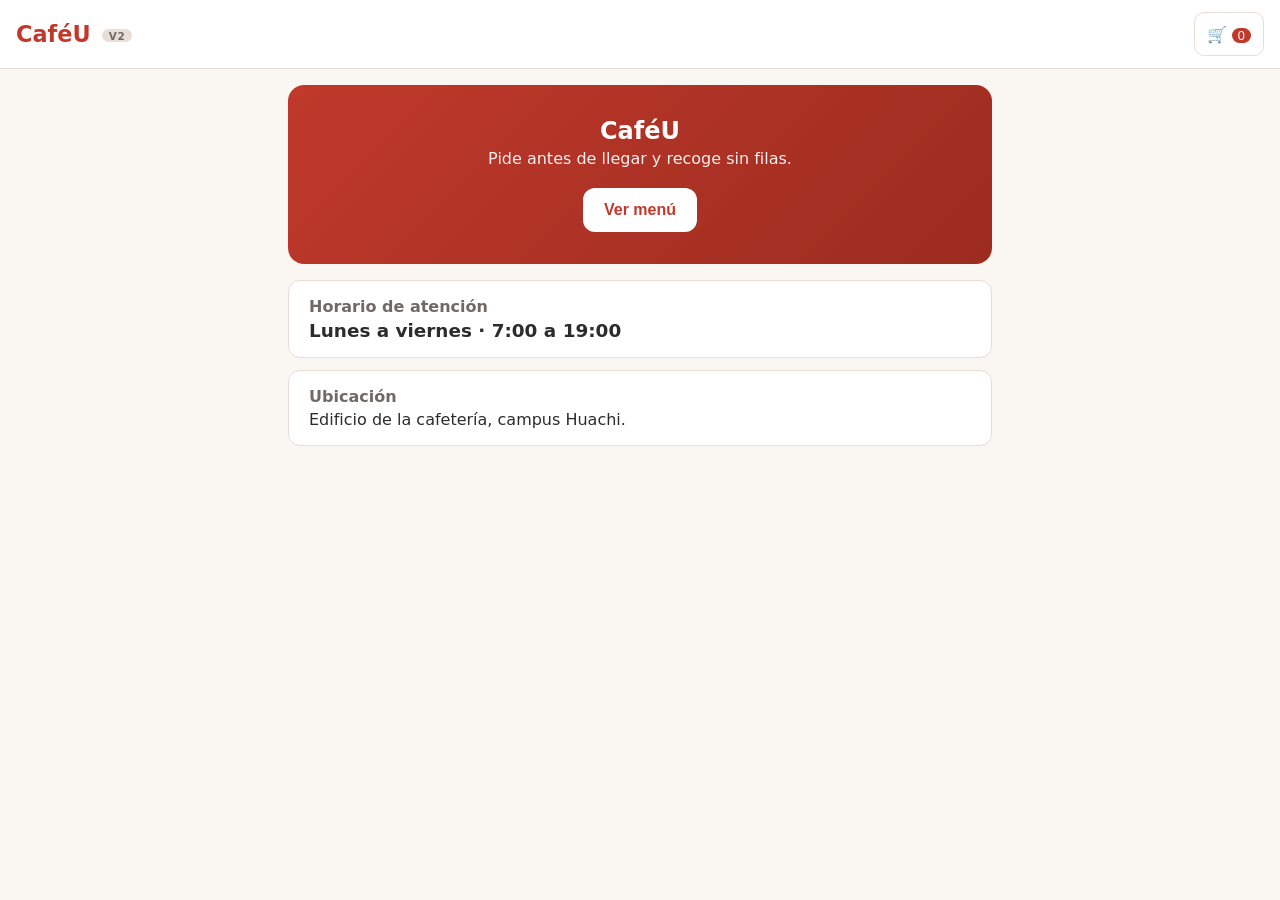
<file: ape6/prototipo/index.html>
<!DOCTYPE html>
<html lang="es">
<head>
  <meta charset="UTF-8">
  <meta name="viewport" content="width=device-width, initial-scale=1.0">
  <title>CaféU — Pedidos de cafetería</title>
  <link rel="stylesheet" href="estilos.css">
</head>
<body>
  <header class="cabecera">
    <p class="marca" id="btn-inicio" tabindex="0" role="button" aria-label="Ir al inicio">CaféU <span class="version" aria-hidden="true">V2</span></p>
    <button type="button" class="carrito" id="btn-pedido" aria-label="Ver mi pedido">
      🛒 <span id="contador" class="contador">0</span>
    </button>
  </header>

  <main>
    <!-- ============ VISTA: INICIO ============ -->
    <section id="vista-inicio" class="vista" aria-labelledby="titulo-inicio">
      <div class="hero">
        <h1 id="titulo-inicio">CaféU</h1>
        <p class="hero-sub">Pide antes de llegar y recoge sin filas.</p>
        <button type="button" class="boton primario" id="btn-ver-menu">Ver menú</button>
      </div>
      <div class="tarjeta-info">
        <h2>Horario de atención</h2>
        <p class="dato-grande">Lunes a viernes · 7:00 a 19:00</p>
      </div>
      <div class="tarjeta-info">
        <h2>Ubicación</h2>
        <p>Edificio de la cafetería, campus Huachi.</p>
      </div>
    </section>

    <!-- ============ VISTA: MENÚ ============ -->
    <section id="vista-menu" class="vista" hidden aria-labelledby="titulo-menu">
      <h1 id="titulo-menu">Menú</h1>
      <label class="buscador">
        <span class="sr-only">Buscar productos</span>
        <input type="search" id="buscador" placeholder="Buscar productos…">
      </label>
      <div class="filtros" role="group" aria-label="Filtrar por categoría">
        <button type="button" class="filtro activo" data-cat="todas">Todas</button>
        <button type="button" class="filtro" data-cat="bebidas">Bebidas</button>
        <button type="button" class="filtro" data-cat="comida">Comida</button>
      </div>
      <ul class="catalogo" id="catalogo" aria-label="Catálogo de productos"></ul>
    </section>

    <!-- ============ VISTA: DETALLE ============ -->
    <section id="vista-detalle" class="vista" hidden aria-labelledby="titulo-detalle">
      <button type="button" class="boton texto" id="btn-volver-menu">← Volver al menú</button>
      <div class="detalle" id="detalle-contenido"></div>
    </section>

    <!-- ============ VISTA: MI PEDIDO ============ -->
    <section id="vista-pedido" class="vista" hidden aria-labelledby="titulo-pedido">
      <h1 id="titulo-pedido">Mi pedido</h1>
      <div id="pedido-contenido"></div>
    </section>

    <!-- ============ VISTA: CONFIRMACIÓN ============ -->
    <section id="vista-confirmacion" class="vista" hidden aria-labelledby="titulo-confirmacion">
      <div class="confirmacion" id="confirmacion-contenido"></div>
    </section>
  </main>

  <p role="status" aria-live="polite" id="estado" class="estado"></p>

  <script src="interaccion.js"></script>
</body>
</html>
</file>
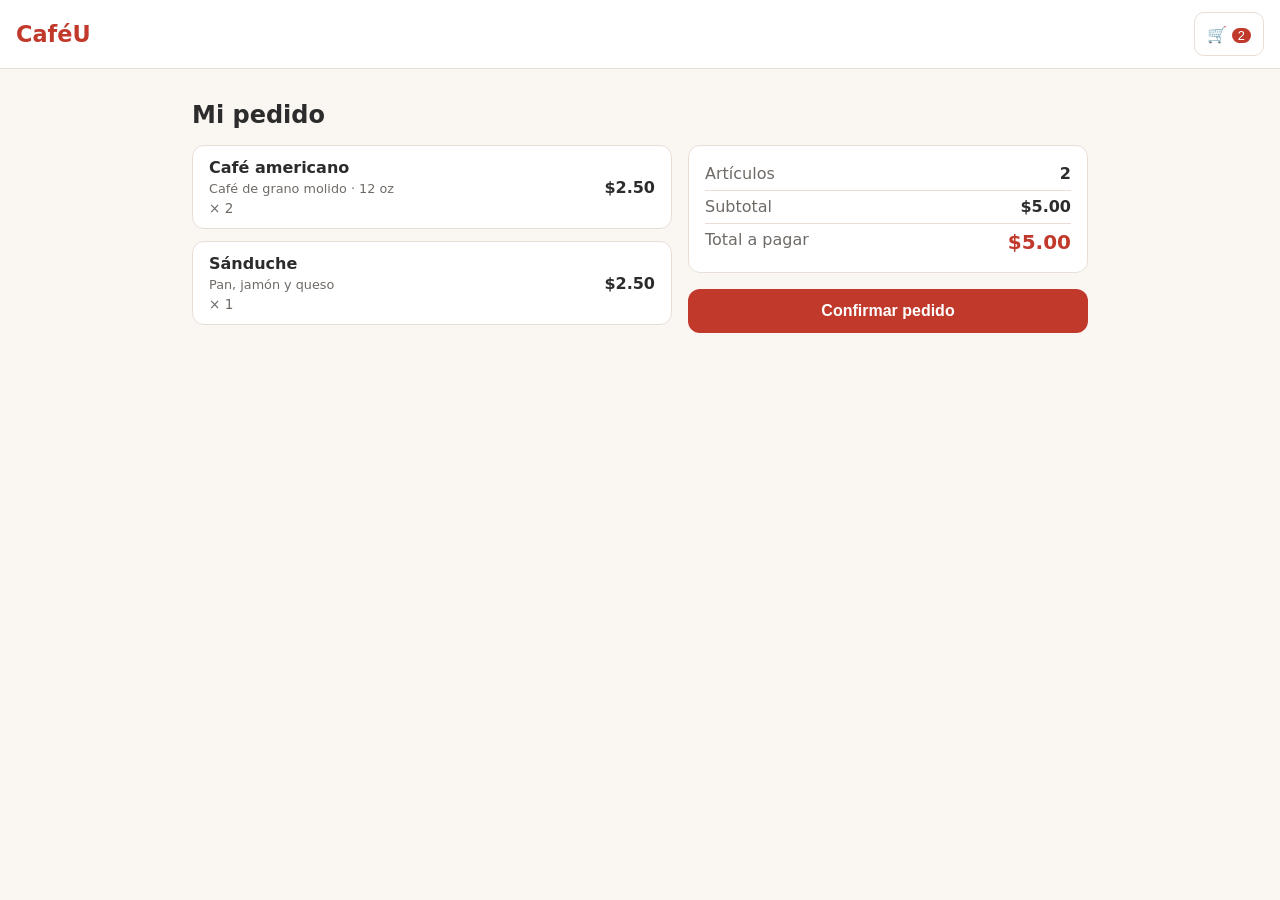
<file: grupo4Ape/Fase2/src/index.html>
<!DOCTYPE html>
<html lang="es">
<head>
  <meta charset="UTF-8">
  <meta name="viewport" content="width=device-width, initial-scale=1.0">
  <title>CaféU — Confirmar pedido</title>
  <link rel="stylesheet" href="estilos.css">
</head>
<body>
  <header class="cabecera">
    <p class="marca">CaféU</p>
    <button type="button" class="carrito" aria-label="Ver mi pedido (2 artículos)">
      🛒 <span id="contador" class="contador">2</span>
    </button>
  </header>

  <main>
    <section class="pedido" aria-labelledby="titulo-pedido">
      <h1 id="titulo-pedido">Mi pedido</h1>

      <ul class="items" aria-label="Productos del pedido">
        <li class="item">
          <article class="tarjeta">
            <h2 class="item-nombre">Café americano</h2>
            <p class="item-detalle">Café de grano molido · 12 oz</p>
            <p class="item-cantidad">× 2</p>
            <p class="item-precio">$2.50</p>
          </article>
        </li>
        <li class="item">
          <article class="tarjeta">
            <h2 class="item-nombre">Sánduche</h2>
            <p class="item-detalle">Pan, jamón y queso</p>
            <p class="item-cantidad">× 1</p>
            <p class="item-precio">$2.50</p>
          </article>
        </li>
      </ul>

      <section class="resumen" aria-labelledby="titulo-resumen">
        <h2 id="titulo-resumen" class="sr-only">Resumen del pedido</h2>
        <dl class="datos">
          <div class="fila">
            <dt>Artículos</dt>
            <dd>2</dd>
          </div>
          <div class="fila">
            <dt>Subtotal</dt>
            <dd>$5.00</dd>
          </div>
          <div class="fila total">
            <dt>Total a pagar</dt>
            <dd id="total">$5.00</dd>
          </div>
        </dl>

        <div class="acciones">
          <button type="button" id="confirmar" class="boton primario">Confirmar pedido</button>
          <button type="button" id="cancelar" class="boton secundario" hidden>Cancelar pedido</button>
        </div>
      </section>

      <p role="status" aria-live="polite" id="estado" class="estado"></p>
    </section>
  </main>

  <script src="interaccion.js"></script>
</body>
</html>
</file>
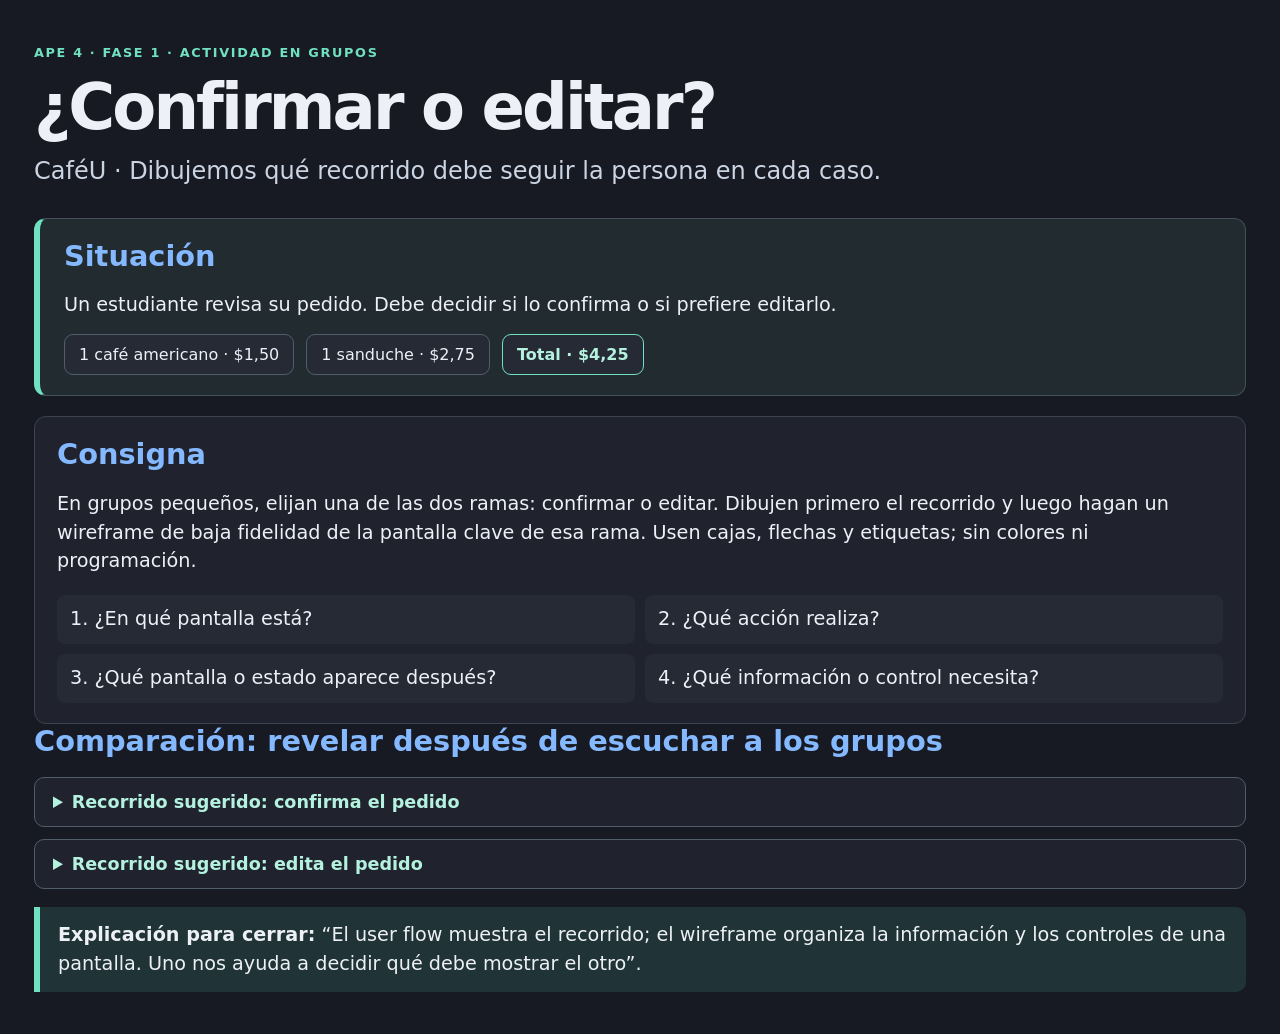
<file: presentacion/ejercicio-cafeu.html>
<!doctype html>
<html lang="es">
<head>
  <meta charset="utf-8">
  <meta name="viewport" content="width=device-width, initial-scale=1">
  <meta name="description" content="Actividad participativa sobre las ramas de confirmar y editar un pedido en CaféU.">
  <title>Actividad CaféU | Confirmar o editar</title>
  <style>
    :root {
      color-scheme: dark;
      font-family: Inter, ui-sans-serif, system-ui, -apple-system, "Segoe UI", sans-serif;
      background: #171923;
      color: #edf1f7;
      font-synthesis: none;
    }
    * { box-sizing: border-box; }
    body { margin: 0; }
    main { margin: 0 auto; max-width: 1280px; padding: 30px 34px 42px; }
    .eyebrow { color: #70e1c1; font-size: .8rem; font-weight: 800; letter-spacing: .13em; text-transform: uppercase; }
    h1 { font-size: clamp(2.4rem, 5vw, 4.5rem); letter-spacing: -.045em; line-height: 1.02; margin: .2em 0; }
    h2 { color: #85b9ff; font-size: clamp(1.25rem, 2.4vw, 1.8rem); margin: 0 0 .65em; }
    p, li { font-size: clamp(1rem, 1.5vw, 1.25rem); line-height: 1.5; }
    .intro { color: #cbd4e2; font-size: clamp(1.1rem, 2vw, 1.5rem); margin: .35em 0 1.2em; }
    .scenario { background: #222b30; border: 1px solid #41515a; border-left: 6px solid #70e1c1; border-radius: 12px; margin: 20px 0; padding: 20px 24px; }
    .scenario p { margin: .35em 0; }
    .order { align-items: center; display: flex; flex-wrap: wrap; gap: 12px; margin-top: 14px; }
    .item, .total { background: #252a34; border: 1px solid #515d6b; border-radius: 9px; padding: 10px 14px; }
    .total { border-color: #70e1c1; color: #b4f2df; font-weight: 800; }
    .cols { display: grid; grid-template-columns: 1fr; }
    .panel { background: #20232d; border: 1px solid #3d4350; border-radius: 12px; padding: 20px 22px; }
    .panel p:first-of-type { margin-top: 0; }
    .questions { display: grid; gap: 10px; grid-template-columns: repeat(2, 1fr); list-style: none; margin: 0; padding: 0; }
    .questions li { background: #252a34; border-radius: 8px; padding: 10px 13px; }
    details { background: #20232d; border: 1px solid #515d6b; border-radius: 10px; margin: 12px 0; }
    summary { color: #b4f2df; cursor: pointer; font-size: 1.1rem; font-weight: 750; padding: 14px 18px; }
    details[open] summary { border-bottom: 1px solid #414957; }
    .answer { padding: 8px 20px 16px; }
    .path { align-items: center; display: flex; flex-wrap: wrap; gap: 9px; margin: 12px 0; }
    .step { background: #edf1f7; border: 1px solid #b5c0cf; border-radius: 8px; color: #172033; font-weight: 700; padding: 10px 13px; }
    .arrow { color: #70e1c1; font-size: 1.5rem; font-weight: 800; }
    .sketch-screen { background: #edf1f7; border: 2px solid #aab5c4; border-radius: 9px; color: #172033; margin: 12px 0; max-width: 560px; padding: 14px; }
    .sketch-screen h3 { border-bottom: 2px solid #b4bfce; color: #172033; font-size: 1rem; margin: 0 0 10px; padding-bottom: 7px; }
    .sketch-box { border: 1px solid #aab5c4; border-radius: 6px; margin: 7px 0; padding: 9px 11px; }
    .sketch-action { background: #d5dce6; border: 1px solid #9ba8bb; border-radius: 5px; font-weight: 750; margin-top: 8px; padding: 9px; text-align: center; }
    .sketch-note { color: #cbd4e2; font-size: .95rem; }
    .takeaway { background: #203336; border-left: 6px solid #70e1c1; border-radius: 0 10px 10px 0; margin-top: 18px; padding: 14px 18px; }
    .takeaway p { margin: 0; }
    @media (max-width: 760px) {
      main { padding: 22px 16px 32px; }
      .cols, .questions { grid-template-columns: 1fr; }
    }
    @media print {
      @page { size: landscape; margin: 12mm; }
      body, :root { background: #171923 !important; -webkit-print-color-adjust: exact; print-color-adjust: exact; }
      main { max-width: none; padding: 0; }
      h1 { font-size: 30pt; }
      h2 { font-size: 17pt; }
      p, li { font-size: 12pt; }
      .answer { break-inside: avoid; }
    }
  </style>
</head>
<body>
  <main>
    <header>
      <p class="eyebrow">APE 4 · Fase 1 · Actividad en grupos</p>
      <h1>¿Confirmar o editar?</h1>
      <p class="intro">CaféU · Dibujemos qué recorrido debe seguir la persona en cada caso.</p>
    </header>

    <section class="scenario" aria-labelledby="scenario-title">
      <h2 id="scenario-title">Situación</h2>
      <p>Un estudiante revisa su pedido. Debe decidir si lo confirma o si prefiere editarlo.</p>
      <div class="order" aria-label="Resumen del pedido">
        <span class="item">1 café americano · $1,50</span>
        <span class="item">1 sanduche · $2,75</span>
        <span class="total">Total · $4,25</span>
      </div>
    </section>

    <div class="cols">
      <section class="panel" aria-labelledby="task-title">
        <h2 id="task-title">Consigna</h2>
        <p>En grupos pequeños, elijan una de las dos ramas: confirmar o editar. Dibujen primero el recorrido y luego hagan un wireframe de baja fidelidad de la pantalla clave de esa rama. Usen cajas, flechas y etiquetas; sin colores ni programación.</p>
        <ul class="questions">
          <li>1. ¿En qué pantalla está?</li>
          <li>2. ¿Qué acción realiza?</li>
          <li>3. ¿Qué pantalla o estado aparece después?</li>
          <li>4. ¿Qué información o control necesita?</li>
        </ul>
      </section>

    </div>

    <section aria-labelledby="compare-title">
      <h2 id="compare-title">Comparación: revelar después de escuchar a los grupos</h2>
      <details>
        <summary>Recorrido sugerido: confirma el pedido</summary>
        <div class="answer">
          <div class="path" aria-label="Ruta de confirmación">
            <span class="step">Revisar “Mi pedido”</span><span class="arrow" aria-hidden="true">→</span>
            <span class="step">Pulsar “Confirmar pedido”</span><span class="arrow" aria-hidden="true">→</span>
            <span class="step">Ver “Confirmación”</span>
          </div>
          <p>La confirmación debe mostrar que el pedido fue recibido y resumir qué se pidió para que la persona sepa que terminó la tarea.</p>
          <h3>Wireframe posible · pantalla Confirmación</h3>
          <div class="sketch-screen" aria-label="Wireframe de baja fidelidad de confirmación">
            <h3>CaféU · Confirmación</h3>
            <div class="sketch-box"><strong>¡Pedido recibido!</strong><br>Número de pedido: CU-104</div>
            <div class="sketch-box">1 café americano · 1 sanduche<br>Total: $4,25</div>
            <div class="sketch-action">Volver al menú</div>
          </div>
          <p class="sketch-note">El número es ilustrativo; el wireframe prioriza el estado, el resumen y la siguiente acción.</p>
        </div>
      </details>
      <details>
        <summary>Recorrido sugerido: edita el pedido</summary>
        <div class="answer">
          <div class="path" aria-label="Ruta de edición">
            <span class="step">Revisar “Mi pedido”</span><span class="arrow" aria-hidden="true">→</span>
            <span class="step">Cambiar cantidad o quitar producto</span><span class="arrow" aria-hidden="true">→</span>
            <span class="step">Actualizar el total</span><span class="arrow" aria-hidden="true">→</span>
            <span class="step">Revisar de nuevo</span>
          </div>
          <p>El pedido se conserva y el resumen/total se actualiza. La persona puede corregirlo y confirmarlo cuando esté lista.</p>
          <h3>Wireframe posible · pantalla Mi pedido</h3>
          <div class="sketch-screen" aria-label="Wireframe de baja fidelidad de edición del pedido">
            <h3>Mi pedido</h3>
            <div class="sketch-box">Café americano · $1,50<br>Cantidad: [−] 1 [+] · Quitar</div>
            <div class="sketch-box">Sanduche · $2,75<br>Cantidad: [−] 1 [+] · Quitar</div>
            <div class="sketch-box"><strong>Total: $4,25</strong></div>
            <div class="sketch-action">Seguir comprando</div>
            <div class="sketch-action">Confirmar pedido</div>
          </div>
          <p class="sketch-note">Revisar que las cantidades, la opción de quitar productos y el total se entiendan.</p>
        </div>
      </details>
    </section>

    <aside class="takeaway">
      <p><strong>Explicación para cerrar:</strong> “El user flow muestra el recorrido; el wireframe organiza la información y los controles de una pantalla. Uno nos ayuda a decidir qué debe mostrar el otro”.</p>
    </aside>
  </main>
</body>
</html>
</file>
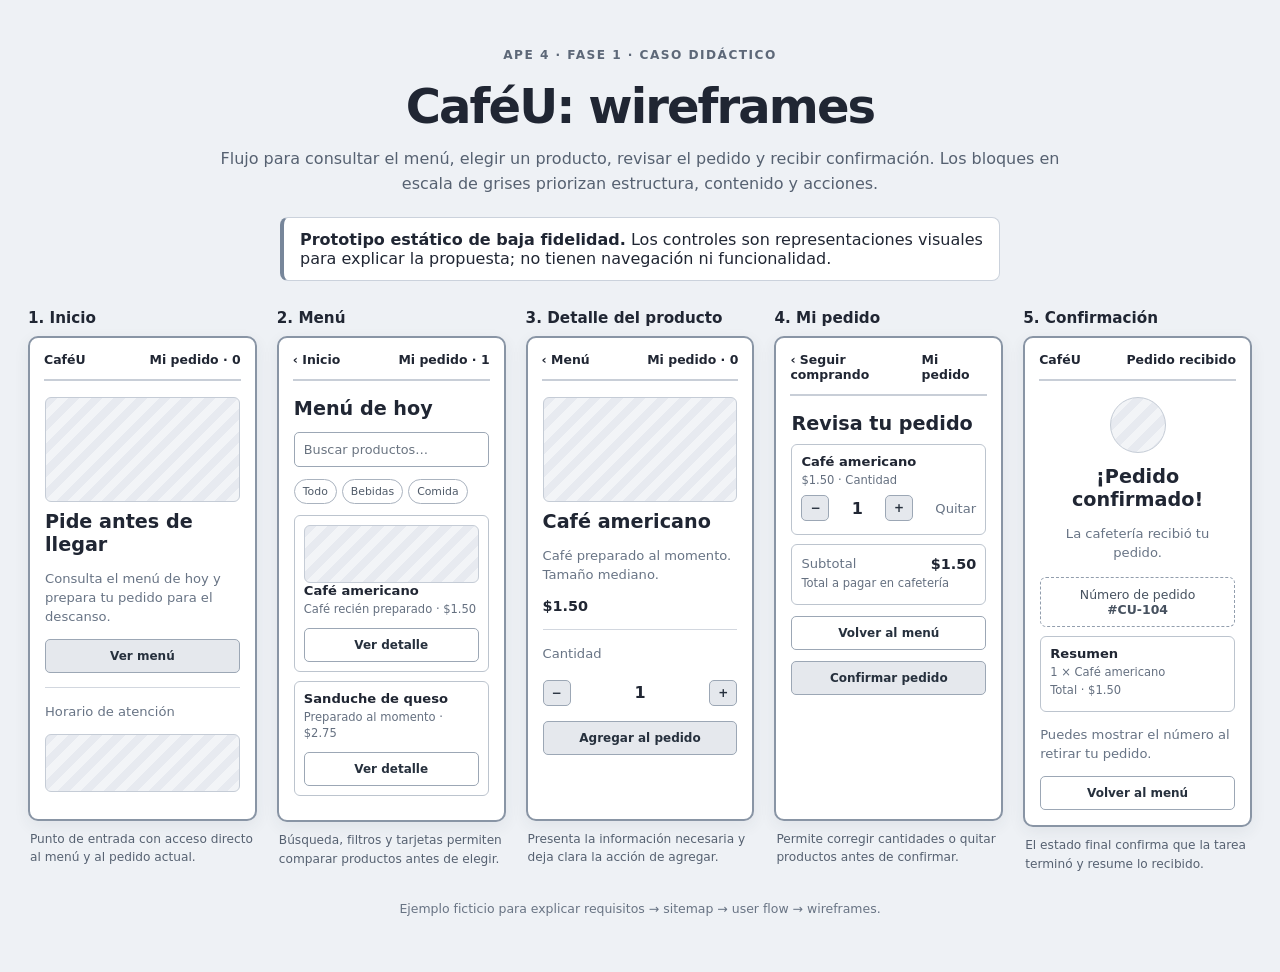
<file: prototipos/cafeu-wireframes.html>
<!doctype html>
<html lang="es">
<head>
  <meta charset="utf-8">
  <meta name="viewport" content="width=device-width, initial-scale=1">
  <meta name="description" content="Wireframes estáticos de baja fidelidad para el caso didáctico CaféU.">
  <title>CaféU | Wireframes de baja fidelidad</title>
  <style>
    :root {
      color-scheme: light;
      font-family: Inter, ui-sans-serif, system-ui, -apple-system, "Segoe UI", sans-serif;
      color: #202633;
      background: #eef1f5;
      font-synthesis: none;
    }
    * { box-sizing: border-box; }
    body { margin: 0; }
    main { margin: 0 auto; max-width: 1440px; padding: 40px 28px 56px; }
    header { margin: 0 auto 28px; max-width: 850px; text-align: center; }
    .eyebrow { color: #5d6878; font-size: .76rem; font-weight: 750; letter-spacing: .12em; text-transform: uppercase; }
    h1 { font-size: clamp(2rem, 4vw, 3rem); letter-spacing: -.04em; margin: .25em 0; }
    header p { color: #566171; line-height: 1.6; margin: .5em 0; }
    .notice { background: #fff; border: 1px solid #cbd2dc; border-left: 4px solid #77869a; border-radius: 8px; margin: 20px auto 0; max-width: 720px; padding: 12px 16px; text-align: left; }
    .screens { display: grid; gap: 20px; grid-template-columns: repeat(5, minmax(0, 1fr)); }
    .screen-card { min-width: 0; }
    .screen-card h2 { font-size: .95rem; margin: 0 0 9px; }
    .screen { background: #fff; border: 2px solid #8995a5; border-radius: 10px; box-shadow: 0 5px 16px #25334a12; min-height: 485px; overflow: hidden; padding: 15px; }
    .topbar { align-items: center; border-bottom: 2px solid #c8ced7; display: flex; font-size: .78rem; font-weight: 750; justify-content: space-between; margin: -1px -1px 16px; padding: 0 0 12px; }
    .muted { color: #687485; font-size: .82rem; line-height: 1.45; }
    .heading { font-size: 1.2rem; line-height: 1.2; margin: 8px 0; }
    .placeholder { background: repeating-linear-gradient(135deg, #e7eaf0, #e7eaf0 8px, #f2f4f7 8px, #f2f4f7 16px); border: 1px solid #c5ccd6; border-radius: 6px; min-height: 105px; }
    .placeholder.small { min-height: 58px; }
    .placeholder.avatar { border-radius: 50%; height: 56px; margin: 0 auto 12px; min-height: 0; width: 56px; }
    .field { border: 1px solid #9ca7b5; border-radius: 5px; color: #6a7481; font-size: .8rem; margin: 12px 0; padding: 9px; }
    .filter-row { display: flex; flex-wrap: wrap; gap: 5px; margin: 11px 0; }
    .chip { border: 1px solid #aab3bf; border-radius: 999px; color: #4f5a68; font-size: .68rem; padding: 5px 8px; }
    .item { border: 1px solid #bcc4ce; border-radius: 6px; margin: 9px 0; padding: 9px; }
    .item h3 { font-size: .82rem; margin: 0 0 4px; }
    .item p { color: #657080; font-size: .72rem; line-height: 1.35; margin: 3px 0; }
    .row { align-items: center; display: flex; gap: 8px; justify-content: space-between; }
    .control { background: #e5e8ed; border: 1px solid #9ca7b5; border-radius: 5px; color: #26303d; display: block; font-size: .75rem; font-weight: 700; margin-top: 11px; padding: 9px; text-align: center; }
    .control.secondary { background: #fff; }
    .control.inline { display: inline-block; margin: 4px 0; padding: 5px 8px; }
    .divider { border: 0; border-top: 1px solid #d2d7df; margin: 14px 0; }
    .annotation { color: #566171; font-size: .76rem; line-height: 1.5; margin: 9px 2px 0; }
    .total { font-size: .9rem; font-weight: 750; }
    .status { border: 1px dashed #929ead; border-radius: 6px; color: #46515f; font-size: .78rem; margin-top: 15px; padding: 9px; text-align: center; }
    footer { color: #697484; font-size: .78rem; margin: 28px auto 0; max-width: 850px; text-align: center; }
    @media (max-width: 1100px) {
      .screens { grid-template-columns: repeat(3, minmax(0, 1fr)); }
      .screen { min-height: 440px; }
    }
    @media (max-width: 700px) {
      main { padding: 26px 16px 40px; }
      .screens { grid-template-columns: repeat(2, minmax(0, 1fr)); gap: 18px 12px; }
      .screen { min-height: 420px; padding: 11px; }
    }
    @media (max-width: 440px) {
      .screens { grid-template-columns: 1fr; }
      .screen { min-height: 0; }
    }
    @media print {
      @page { size: landscape; margin: 10mm; }
      body { background: #fff; }
      main { max-width: none; padding: 0; }
      header { margin: 0 auto 8px; }
      header h1 { font-size: 1.55rem; margin: .15em 0; }
      header p { font-size: 8px; line-height: 1.25; margin: 3px 0; }
      .eyebrow { font-size: 7px; }
      .notice { font-size: 8px; margin-top: 5px; padding: 5px 8px; }
      .screens { gap: 8px; grid-template-columns: repeat(5, minmax(0, 1fr)); }
      .screen-card h2 { font-size: 8px; margin: 0 0 3px; }
      .screen { box-shadow: none; min-height: 0; padding: 6px; }
      .topbar { font-size: 7px; margin: 0 0 6px; padding-bottom: 5px; }
      .muted, .item p { font-size: 7px; line-height: 1.25; }
      .heading { font-size: 11px; margin: 5px 0; }
      .placeholder { min-height: 42px; }
      .placeholder.small { min-height: 23px; }
      .placeholder.avatar { height: 25px; margin-bottom: 5px; }
      .field { font-size: 7px; margin: 5px 0; padding: 4px; }
      .filter-row { gap: 3px; margin: 5px 0; }
      .chip { font-size: 6px; padding: 3px 5px; }
      .item { margin: 5px 0; padding: 5px; }
      .item h3 { font-size: 7px; }
      .control { font-size: 7px; margin-top: 5px; padding: 4px; }
      .control.inline { margin: 2px 0; padding: 3px 5px; }
      .divider { margin: 6px 0; }
      .status { font-size: 7px; margin-top: 5px; padding: 5px; }
      .annotation { display: none; }
      footer { font-size: 7px; margin: 6px auto 0; }
      * { -webkit-print-color-adjust: exact !important; print-color-adjust: exact !important; }
    }
  </style>
</head>
<body>
  <main>
    <header>
      <p class="eyebrow">APE 4 · Fase 1 · Caso didáctico</p>
      <h1>CaféU: wireframes</h1>
      <p>Flujo para consultar el menú, elegir un producto, revisar el pedido y recibir confirmación. Los bloques en escala de grises priorizan estructura, contenido y acciones.</p>
      <div class="notice"><strong>Prototipo estático de baja fidelidad.</strong> Los controles son representaciones visuales para explicar la propuesta; no tienen navegación ni funcionalidad.</div>
    </header>

    <section class="screens" aria-label="Cinco wireframes de CaféU">
      <article class="screen-card" aria-labelledby="screen-home">
        <h2 id="screen-home">1. Inicio</h2>
        <div class="screen">
          <div class="topbar"><span>CaféU</span><span>Mi pedido · 0</span></div>
          <div class="placeholder"></div>
          <h3 class="heading">Pide antes de llegar</h3>
          <p class="muted">Consulta el menú de hoy y prepara tu pedido para el descanso.</p>
          <div class="control">Ver menú</div>
          <hr class="divider">
          <p class="muted">Horario de atención</p>
          <div class="placeholder small"></div>
        </div>
        <p class="annotation">Punto de entrada con acceso directo al menú y al pedido actual.</p>
      </article>

      <article class="screen-card" aria-labelledby="screen-menu">
        <h2 id="screen-menu">2. Menú</h2>
        <div class="screen">
          <div class="topbar"><span>‹ Inicio</span><span>Mi pedido · 1</span></div>
          <h3 class="heading">Menú de hoy</h3>
          <div class="field">Buscar productos…</div>
          <div class="filter-row"><span class="chip">Todo</span><span class="chip">Bebidas</span><span class="chip">Comida</span></div>
          <div class="item">
            <div class="placeholder small"></div>
            <h3>Café americano</h3><p>Café recién preparado · $1.50</p>
            <div class="control secondary">Ver detalle</div>
          </div>
          <div class="item">
            <h3>Sanduche de queso</h3><p>Preparado al momento · $2.75</p>
            <div class="control secondary">Ver detalle</div>
          </div>
        </div>
        <p class="annotation">Búsqueda, filtros y tarjetas permiten comparar productos antes de elegir.</p>
      </article>

      <article class="screen-card" aria-labelledby="screen-detail">
        <h2 id="screen-detail">3. Detalle del producto</h2>
        <div class="screen">
          <div class="topbar"><span>‹ Menú</span><span>Mi pedido · 0</span></div>
          <div class="placeholder"></div>
          <h3 class="heading">Café americano</h3>
          <p class="muted">Café preparado al momento. Tamaño mediano.</p>
          <p class="total">$1.50</p>
          <hr class="divider">
          <p class="muted">Cantidad</p>
          <div class="row"><span class="control inline">−</span><strong>1</strong><span class="control inline">+</span></div>
          <div class="control">Agregar al pedido</div>
        </div>
        <p class="annotation">Presenta la información necesaria y deja clara la acción de agregar.</p>
      </article>

      <article class="screen-card" aria-labelledby="screen-order">
        <h2 id="screen-order">4. Mi pedido</h2>
        <div class="screen">
          <div class="topbar"><span>‹ Seguir comprando</span><span>Mi pedido</span></div>
          <h3 class="heading">Revisa tu pedido</h3>
          <div class="item">
            <h3>Café americano</h3><p>$1.50 · Cantidad</p>
            <div class="row"><span class="control inline">−</span><strong>1</strong><span class="control inline">+</span><span class="muted">Quitar</span></div>
          </div>
          <div class="item">
            <div class="row"><span class="muted">Subtotal</span><span class="total">$1.50</span></div>
            <p class="muted">Total a pagar en cafetería</p>
          </div>
          <div class="control secondary">Volver al menú</div>
          <div class="control">Confirmar pedido</div>
        </div>
        <p class="annotation">Permite corregir cantidades o quitar productos antes de confirmar.</p>
      </article>

      <article class="screen-card" aria-labelledby="screen-confirmation">
        <h2 id="screen-confirmation">5. Confirmación</h2>
        <div class="screen">
          <div class="topbar"><span>CaféU</span><span>Pedido recibido</span></div>
          <div class="placeholder avatar"></div>
          <h3 class="heading" style="text-align:center">¡Pedido confirmado!</h3>
          <p class="muted" style="text-align:center">La cafetería recibió tu pedido.</p>
          <div class="status">Número de pedido<br><strong>#CU-104</strong></div>
          <div class="item">
            <h3>Resumen</h3><p>1 × Café americano</p><p>Total · $1.50</p>
          </div>
          <p class="muted">Puedes mostrar el número al retirar tu pedido.</p>
          <div class="control secondary">Volver al menú</div>
        </div>
        <p class="annotation">El estado final confirma que la tarea terminó y resume lo recibido.</p>
      </article>
    </section>

    <footer>Ejemplo ficticio para explicar requisitos → sitemap → user flow → wireframes.</footer>
  </main>
</body>
</html>
</file>
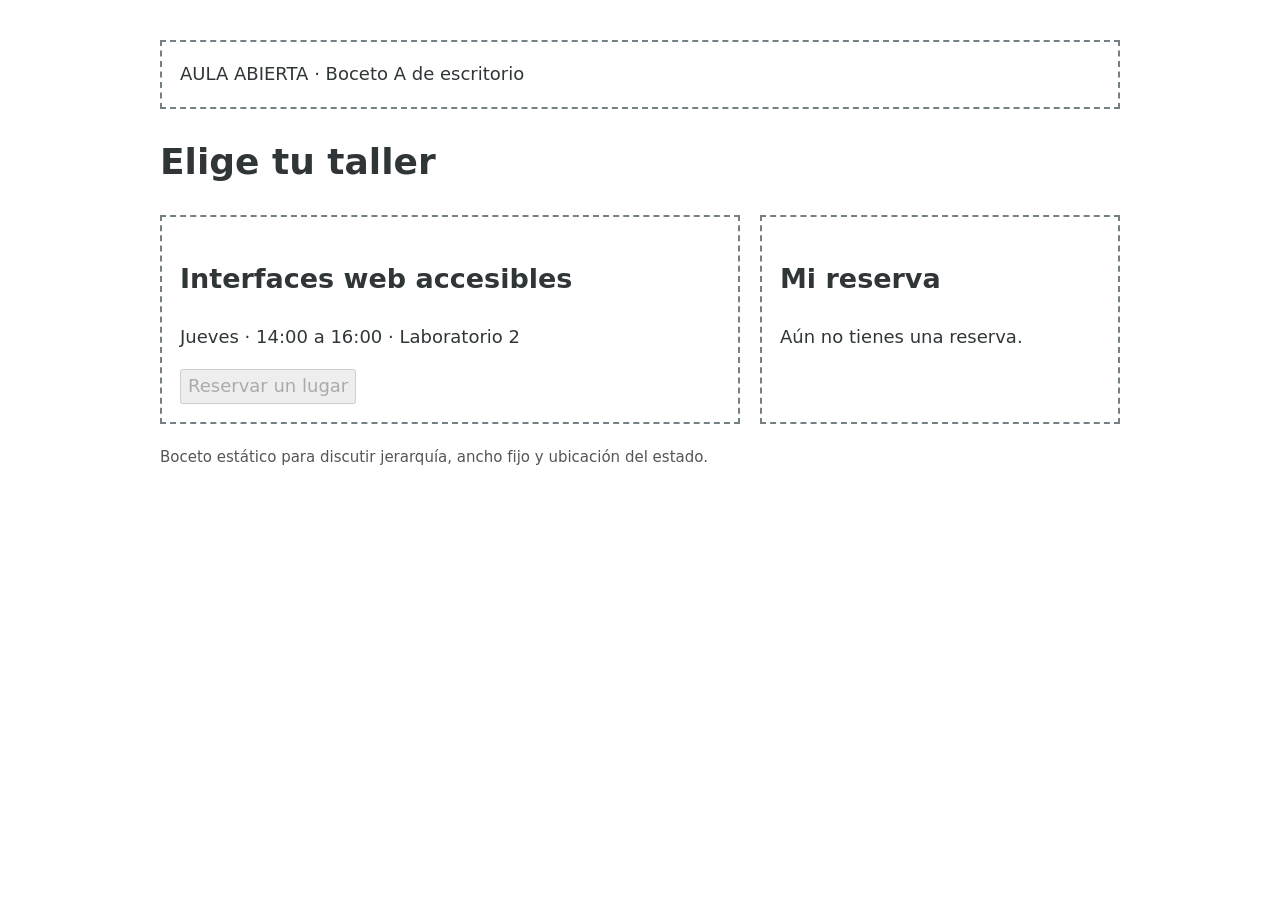
<file: grupo4Ape/Fase1/prototipo-A.html>
<!doctype html><html lang="es"><meta charset="utf-8"><meta name="viewport" content="width=device-width, initial-scale=1"><title>Aula Abierta · Talleres</title><style>body{width:960px;margin:40px auto;font:18px/1.6 system-ui;color:#303638}header,article,aside{padding:18px;border:2px dashed #758084}main{display:grid;grid-template-columns:580px 360px;gap:20px}button{font:inherit}small{color:#555}</style><header>AULA ABIERTA · Boceto A de escritorio</header><h1>Elige tu taller</h1><main><article><h2>Interfaces web accesibles</h2><p>Jueves · 14:00 a 16:00 · Laboratorio 2</p><button disabled>Reservar un lugar</button></article><aside><h2>Mi reserva</h2><p>Aún no tienes una reserva.</p></aside></main><p><small>Boceto estático para discutir jerarquía, ancho fijo y ubicación del estado.</small></p></html>
</file>
<file: ape6/prototipo/estilos.css>
/* ============================================================
   CaféU — Estilos (Mobile-First)
   App funcional de pedidos: Inicio · Menú · Detalle · Mi pedido · Confirmación
   ============================================================ */

* { box-sizing: border-box; margin: 0; padding: 0; }

:root {
  --rojo: #c0392b;
  --rojo-oscuro: #9b2c1f;
  --tinta: #2c2c2c;
  --muted: #6f6a66;
  --linea: #e8ded7;
  --fondo: #faf6f2;
  --blanco: #ffffff;
  --verde: #218a55;
  --foco: #1f3a93;
}

html {
  font-family: system-ui, -apple-system, "Segoe UI", Roboto, sans-serif;
  color: var(--tinta);
  background: var(--fondo);
}

body { max-width: 100%; overflow-x: hidden; }

.sr-only {
  position: absolute; width: 1px; height: 1px; padding: 0; margin: -1px;
  overflow: hidden; clip: rect(0,0,0,0); white-space: nowrap; border: 0;
}

/* ---------------- Encabezado ---------------- */
.cabecera {
  display: flex; align-items: center; justify-content: space-between;
  padding: 0.75rem 1rem; background: var(--blanco);
  border-bottom: 1px solid var(--linea);
  position: sticky; top: 0; z-index: 10;
}

.marca { font-size: 1.4rem; font-weight: 700; color: var(--rojo); cursor: pointer; }
.version {
  display: inline-block; vertical-align: middle; margin-left: 0.25rem;
  padding: 0.05rem 0.4rem; border-radius: 999px;
  background: var(--linea); color: var(--muted);
  font-size: 0.65rem; letter-spacing: 0.05em;
}

.carrito {
  min-height: 44px; min-width: 44px; padding: 0 0.75rem;
  border: 1px solid var(--linea); border-radius: 10px;
  background: var(--blanco); cursor: pointer; font-size: 1rem;
}

.contador {
  display: inline-block; min-width: 1.2rem; padding: 0 0.35rem;
  border-radius: 999px; background: var(--rojo); color: var(--blanco);
  font-size: 0.8rem; text-align: center;
}

/* ---------------- Vistas ---------------- */
.vista { padding: 1rem; max-width: 46rem; margin: 0 auto; }
.vista[hidden] { display: none; }

h1 { font-size: 1.5rem; margin-bottom: 1rem; }

/* ---------------- Botones ---------------- */
.boton {
  min-height: 44px; padding: 0.7rem 1.25rem; border-radius: 12px;
  border: 1px solid transparent; font-size: 1rem; font-weight: 600; cursor: pointer;
}
.boton.primario { background: var(--rojo); color: var(--blanco); }
.boton.primario:hover { background: var(--rojo-oscuro); }
.boton.secundario { background: var(--blanco); color: var(--rojo); border-color: var(--linea); }
.boton.texto { background: none; color: var(--rojo); border: none; padding-left: 0; min-height: 0; margin-bottom: 1rem; }

.boton:focus-visible, .filtro:focus-visible, .carrito:focus-visible,
.marca:focus-visible, .cat:focus-visible, .quitar:focus-visible {
  outline: 3px solid var(--foco); outline-offset: 2px;
}
.boton:disabled {
  background: #d9d2cc; color: #7c746e; border-color: #d9d2cc;
  cursor: not-allowed;
}

/* ---------------- Inicio ---------------- */
.hero {
  background: linear-gradient(135deg, var(--rojo), var(--rojo-oscuro));
  color: var(--blanco); border-radius: 16px; padding: 2rem 1.5rem;
  margin-bottom: 1rem; text-align: center;
}
.hero h1 { color: var(--blanco); margin-bottom: 0.25rem; }
.hero-sub { opacity: 0.92; margin-bottom: 1.25rem; }
.hero .boton.primario { background: var(--blanco); color: var(--rojo); }

.tarjeta-info {
  background: var(--blanco); border: 1px solid var(--linea);
  border-radius: 12px; padding: 1rem 1.25rem; margin-bottom: 0.75rem;
}
.tarjeta-info h2 { font-size: 1rem; color: var(--muted); margin-bottom: 0.25rem; }
.dato-grande { font-size: 1.15rem; font-weight: 700; }

/* ---------------- Menú ---------------- */
.buscador input {
  width: 100%; min-height: 44px; padding: 0 1rem;
  border: 1px solid var(--linea); border-radius: 12px; font: inherit;
  margin-bottom: 0.75rem;
}
.buscador input:focus-visible { outline: 3px solid var(--foco); outline-offset: 2px; }

.filtros { display: flex; gap: 0.5rem; margin-bottom: 1rem; flex-wrap: wrap; }
.filtro {
  min-height: 40px; padding: 0 1rem; border-radius: 999px;
  border: 1px solid var(--linea); background: var(--blanco); cursor: pointer;
  font: inherit; font-weight: 600;
}
.filtro.activo { background: var(--rojo); color: var(--blanco); border-color: var(--rojo); }

.catalogo { list-style: none; display: flex; flex-direction: column; gap: 0.75rem; }
.cat {
  display: flex; align-items: center; gap: 0.9rem;
  background: var(--blanco); border: 1px solid var(--linea); border-radius: 12px;
  padding: 0.75rem 1rem; cursor: pointer; width: 100%; text-align: left; font: inherit;
}
.cat:hover { border-color: var(--rojo); }
.cat .emoji { font-size: 2rem; }
.cat .info { flex: 1; }
.cat .nombre { font-weight: 600; }
.cat .desc { font-size: 0.82rem; color: var(--muted); }
.cat .precio { font-weight: 700; color: var(--rojo); white-space: nowrap; }
.cat .categoria { font-size: 0.72rem; color: var(--muted); text-transform: uppercase; letter-spacing: 0.04em; }

/* ---------------- Detalle ---------------- */
.detalle {
  background: var(--blanco); border: 1px solid var(--linea); border-radius: 16px;
  padding: 1.25rem; text-align: center;
}
.detalle .emoji { font-size: 4rem; margin-bottom: 0.5rem; }
.detalle h2 { font-size: 1.4rem; margin-bottom: 0.25rem; }
.detalle .desc { color: var(--muted); margin-bottom: 0.5rem; }
.detalle .precio { font-size: 1.5rem; font-weight: 700; color: var(--rojo); margin-bottom: 1rem; }

.selector-cantidad { display: flex; align-items: center; justify-content: center; gap: 1rem; margin-bottom: 1rem; }
.selector-cantidad button {
  width: 44px; height: 44px; border-radius: 10px; border: 1px solid var(--linea);
  background: var(--blanco); font-size: 1.4rem; cursor: pointer; font-weight: 700;
}
.selector-cantidad .cant { font-size: 1.4rem; font-weight: 700; min-width: 2rem; text-align: center; }

/* ---------------- Mi pedido ---------------- */
.pedido-vacio { text-align: center; padding: 2rem 1rem; color: var(--muted); }
.pedido-vacio .emoji { font-size: 3rem; display: block; margin-bottom: 0.5rem; }

.linea-pedido {
  display: flex; align-items: center; gap: 0.75rem; flex-wrap: wrap;
  background: var(--blanco); border: 1px solid var(--linea); border-radius: 12px;
  padding: 0.6rem 0.9rem; margin-bottom: 0.6rem;
}
.linea-pedido .info { flex: 1 1 7rem; }
.linea-pedido .nombre { font-weight: 600; }
.linea-pedido .precio-unit { font-size: 0.8rem; color: var(--muted); }
.linea-pedido .subtotal { font-weight: 700; white-space: nowrap; }

.mini-selector { display: flex; align-items: center; gap: 0.4rem; }
.mini-selector button {
  width: 32px; height: 32px; border-radius: 8px; border: 1px solid var(--linea);
  background: var(--blanco); cursor: pointer; font-weight: 700;
}
.quitar {
  display: inline-flex; align-items: center; gap: 0.3rem;
  min-height: 36px; padding: 0 0.65rem;
  border: 1px solid var(--linea); border-radius: 8px;
  background: var(--blanco); color: var(--rojo);
  font: inherit; font-size: 0.85rem; font-weight: 600; cursor: pointer;
}
.quitar:hover { border-color: var(--rojo); background: #fdf1ef; }

.resumen {
  background: var(--blanco); border: 1px solid var(--linea); border-radius: 12px;
  padding: 0.9rem 1rem; margin: 1rem 0;
}
.fila { display: flex; justify-content: space-between; padding: 0.35rem 0; }
.fila + .fila { border-top: 1px solid var(--linea); }
.fila dt { color: var(--muted); }
.fila dd { font-weight: 600; }
.fila.total dd { font-size: 1.25rem; color: var(--rojo); font-weight: 700; }

.acciones { display: flex; flex-direction: column; gap: 0.75rem; }
.motivo { font-size: 0.82rem; color: var(--muted); text-align: center; }

/* Aviso flotante (toast). Se mantiene visible 5 s tras cada acción. */
.estado {
  position: fixed; top: 4.25rem; left: 50%;
  transform: translate(-50%, -0.5rem);
  z-index: 50; max-width: min(90vw, 22rem);
  padding: 0.7rem 1rem; border-radius: 10px;
  background: var(--verde); color: var(--blanco);
  font-size: 0.95rem; font-weight: 600; text-align: center;
  box-shadow: 0 6px 18px rgba(0, 0, 0, 0.18);
  opacity: 0; pointer-events: none;
  transition: opacity 0.2s ease, transform 0.2s ease;
}
.estado.visible { opacity: 1; transform: translate(-50%, 0); }

/* ---------------- Confirmación ---------------- */
.confirmacion { text-align: center; padding: 1rem; }
.confirmacion .check { font-size: 3.5rem; }
.confirmacion h2 { color: var(--verde); margin-bottom: 0.5rem; }
.confirmacion .codigo {
  font-size: 2rem; font-weight: 800; color: var(--rojo); letter-spacing: 0.05em; margin: 0.75rem 0;
}
.confirmacion .detalle-pedido { text-align: left; margin: 1rem 0; }

/* ============================================================
   Punto de corte: 48rem (768px). No reordena el DOM.
   ============================================================ */
@media (min-width: 48rem) {
  .catalogo { display: grid; grid-template-columns: repeat(2, 1fr); gap: 0.75rem; }
  .acciones { flex-direction: row; justify-content: flex-end; }
}
</file>
<file: grupo4Ape/Fase2/src/estilos.css>
/* ============================================================
   CaféU — Estilos (Mobile-First estricto)
   Base: una sola columna (320px y 360px).
   @media (min-width: 48rem) = 768px+: dos columnas.
   El orden del DOM no cambia entre resoluciones.
   ============================================================ */

* {
  box-sizing: border-box;
  margin: 0;
  padding: 0;
}

:root {
  --rojo: #c0392b;
  --rojo-oscuro: #9b2c1f;
  --tinta: #2c2c2c;
  --muted: #6f6a66;
  --linea: #e8ded7;
  --fondo: #faf6f2;
  --blanco: #ffffff;
  --verde: #218a55;
}

html {
  font-family: system-ui, -apple-system, "Segoe UI", Roboto, sans-serif;
  color: var(--tinta);
  background: var(--fondo);
}

body {
  max-width: 100%;
  overflow-x: hidden; /* seguridad: evita desborde horizontal */
}

/* -------------------- Encabezado -------------------- */
.cabecera {
  display: flex;
  align-items: center;
  justify-content: space-between;
  padding: 0.75rem 1rem;
  background: var(--blanco);
  border-bottom: 1px solid var(--linea);
}

.marca {
  font-size: 1.4rem;
  font-weight: 700;
  color: var(--rojo);
}

.carrito {
  min-height: 44px;
  min-width: 44px;
  padding: 0 0.75rem;
  border: 1px solid var(--linea);
  border-radius: 10px;
  background: var(--blanco);
  cursor: pointer;
  font-size: 1rem;
}

.contador {
  display: inline-block;
  min-width: 1.2rem;
  padding: 0 0.35rem;
  border-radius: 999px;
  background: var(--rojo);
  color: var(--blanco);
  font-size: 0.8rem;
  text-align: center;
}

/* -------------------- Contenido -------------------- */
.pedido {
  padding: 1rem;
  display: flex;
  flex-direction: column; /* una columna */
  gap: 1rem;
}

#titulo-pedido {
  font-size: 1.5rem;
}

/* -------------------- Lista de ítems -------------------- */
.items {
  list-style: none;
  display: flex;
  flex-direction: column;
  gap: 0.75rem;
}

.tarjeta {
  display: grid;
  grid-template-columns: 1fr auto;
  grid-template-areas:
    "nombre precio"
    "detalle precio"
    "cantidad precio";
  gap: 0.25rem 0.5rem;
  padding: 0.75rem 1rem;
  background: var(--blanco);
  border: 1px solid var(--linea);
  border-radius: 12px;
}

.item-nombre { grid-area: nombre; font-size: 1rem; }
.item-detalle { grid-area: detalle; font-size: 0.8rem; color: var(--muted); }
.item-cantidad { grid-area: cantidad; font-size: 0.85rem; color: var(--muted); }
.item-precio { grid-area: precio; font-size: 1rem; font-weight: 600; align-self: center; }

/* -------------------- Resumen (dl) -------------------- */
.resumen {
  display: flex;
  flex-direction: column;
  gap: 1rem;
}

.datos {
  background: var(--blanco);
  border: 1px solid var(--linea);
  border-radius: 12px;
  padding: 0.75rem 1rem;
}

.fila {
  display: flex;
  justify-content: space-between;
  padding: 0.4rem 0;
}

.fila + .fila {
  border-top: 1px solid var(--linea);
}

.fila dt { color: var(--muted); }
.fila dd { font-weight: 600; }

.fila.total dd {
  font-size: 1.25rem;
  color: var(--rojo);
}

/* -------------------- Botones -------------------- */
.acciones {
  display: flex;
  flex-direction: column;
  gap: 0.75rem;
}

.boton {
  min-height: 44px; /* área táctil mínima */
  padding: 0.75rem 1.25rem;
  border-radius: 12px;
  border: 1px solid transparent;
  font-size: 1rem;
  font-weight: 600;
  cursor: pointer;
}

.boton.primario {
  background: var(--rojo);
  color: var(--blanco);
}

.boton.primario:disabled {
  background: #d9d5d1;
  color: #827d79;
  cursor: not-allowed;
}

.boton.secundario {
  background: var(--blanco);
  color: var(--rojo);
  border-color: var(--linea);
}

/* Foco visible por teclado */
.boton:focus-visible,
.carrito:focus-visible {
  outline: 3px solid #1f3a93;
  outline-offset: 2px;
}

/* -------------------- Estado -------------------- */
.estado {
  min-height: 1.5rem;
  font-size: 0.95rem;
  font-weight: 600;
  color: var(--verde);
  text-align: center;
}

.sr-only {
  position: absolute;
  width: 1px;
  height: 1px;
  padding: 0;
  margin: -1px;
  overflow: hidden;
  clip: rect(0, 0, 0, 0);
  white-space: nowrap;
  border: 0;
}

/* ============================================================
   Punto de corte: 48rem (768px) — dos columnas.
   No se reordena el DOM; solo se reparte el layout con grid.
   ============================================================ */
@media (min-width: 48rem) {
  .pedido {
    display: grid;
    grid-template-columns: 1.2fr 1fr;
    grid-template-areas:
      "titulo titulo"
      "items resumen"
      "estado estado";
    align-items: start;
    max-width: 60rem;
    margin: 0 auto;
    padding: 2rem;
  }

  #titulo-pedido { grid-area: titulo; }
  .items { grid-area: items; }
  .resumen { grid-area: resumen; }
  .estado { grid-area: estado; }
}
</file>
